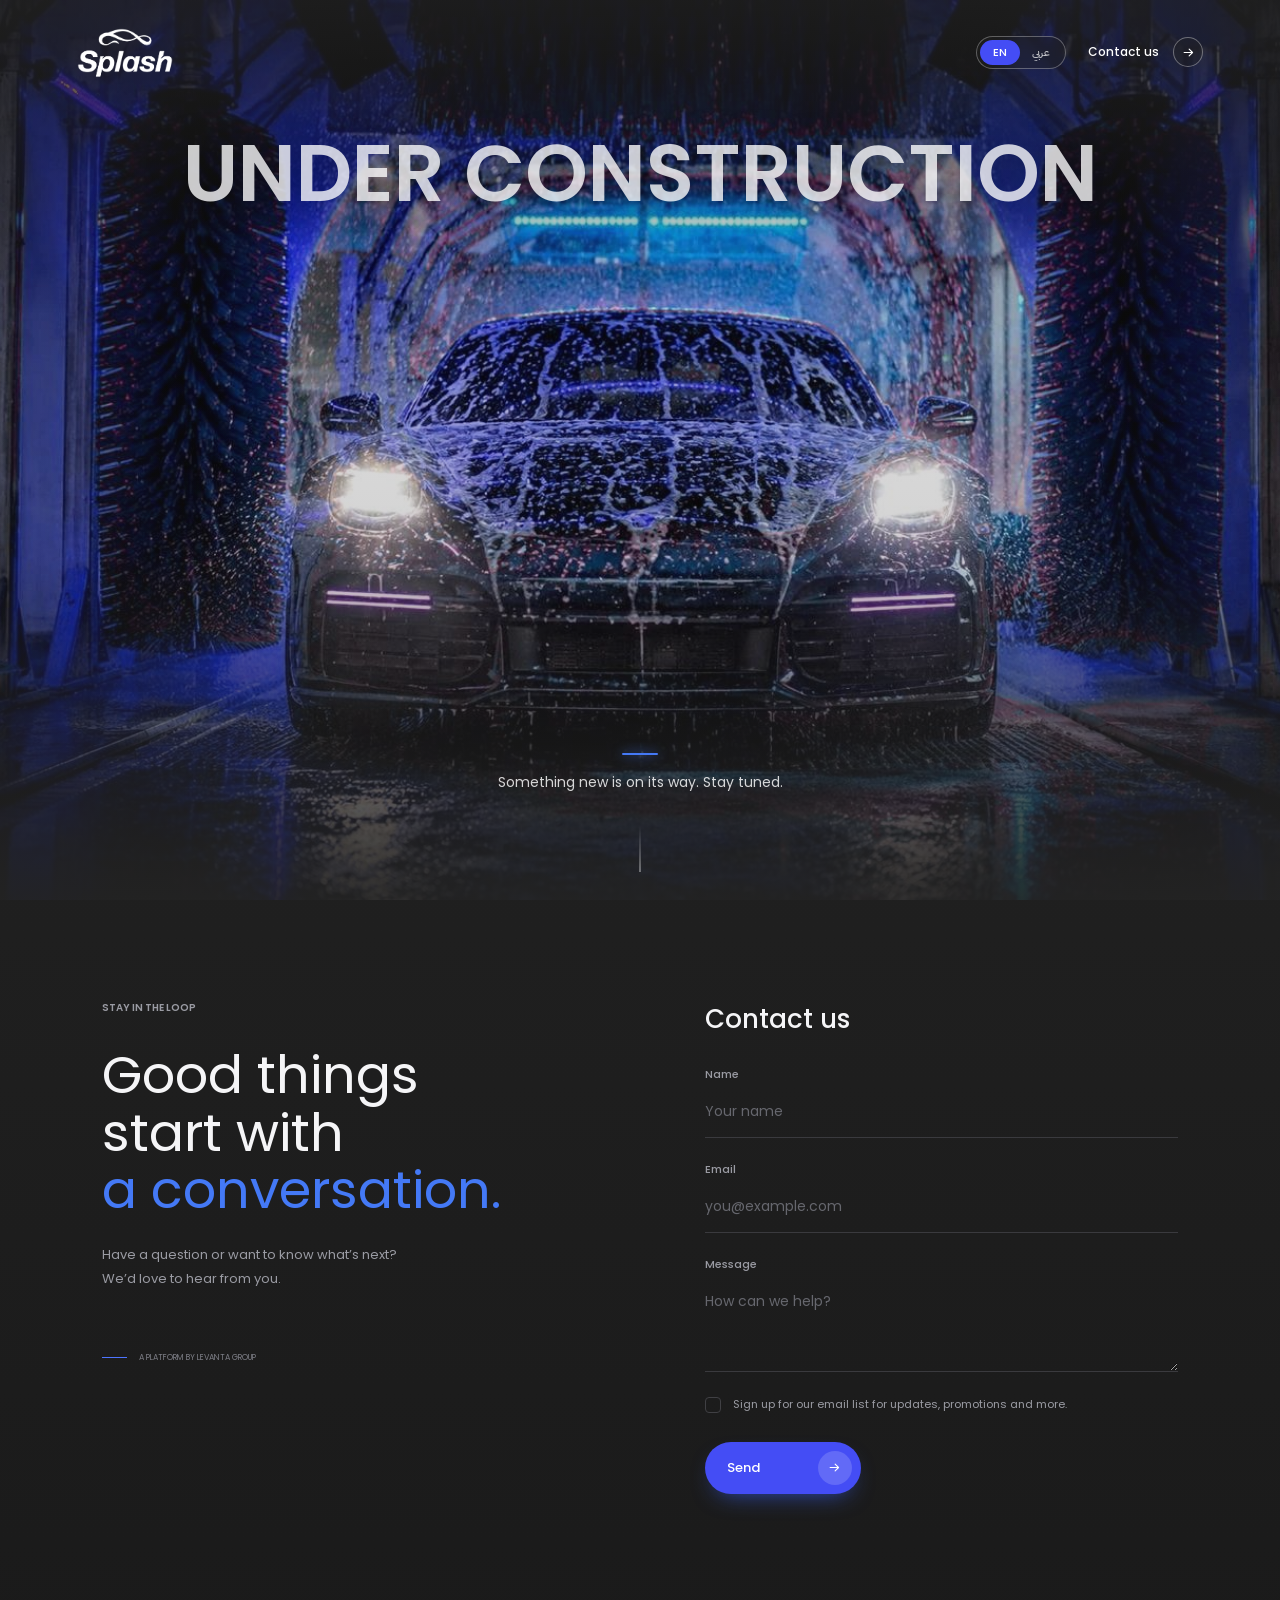
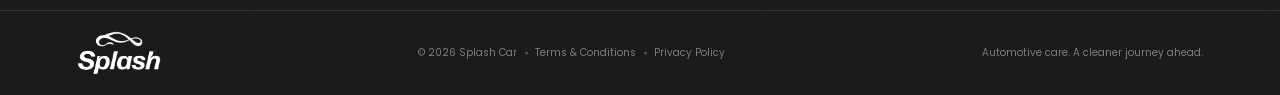
<file: index.html>
<!doctype html>
<html lang="en" data-theme="dark">
<head>
  <meta charset="utf-8" />
  <meta name="viewport" content="width=device-width, initial-scale=1" />
  <title>Splash Car — A fresh start</title>
  <meta name="description" content="Splash Car — automotive care. A cleaner journey ahead." />
  <link rel="icon" href="favicon.svg" type="image/svg+xml" />
  <link rel="preconnect" href="https://fonts.googleapis.com" />
  <link rel="preconnect" href="https://fonts.gstatic.com" crossorigin />
  <link rel="stylesheet" href="https://fonts.googleapis.com/css2?family=Poppins:wght@400;500;600;700&family=IBM+Plex+Sans+Arabic:wght@400;500;600&display=swap" />
  <link rel="preload" as="image" href="assets/hero-wash.jpg" />
  <link rel="stylesheet" href="styles.css?v=30" />
  <script>
    // Before first paint: design direction (?direction=dark|light) and the visitor's saved language
    (function () {
      var root = document.documentElement;
      var d = new URLSearchParams(location.search).get('direction');
      if (d === 'dark' || d === 'light') root.dataset.theme = d;
      try { if (localStorage.getItem('splash-lang') === 'ar') { root.lang = 'ar'; root.dir = 'rtl'; } } catch (e) {}
    })();
  </script>
</head>
<body>
  <main>
    <section class="hero">
      <img class="hero-media" src="assets/hero-wash.jpg" alt="" aria-hidden="true" />
      <header class="site-header">
        <a href="#" class="logo" aria-label="Splash Car home" data-i18n-aria="home">
          <img class="logo-on-light" src="assets/splash-logo.png" alt="Splash" />
          <img class="logo-on-dark" src="assets/splash-logo-white.png" alt="Splash" />
        </a>
        <div class="header-actions">
          <div class="lang-switch" role="group" aria-label="Language">
            <button type="button" lang="en" data-lang="en" aria-pressed="true">EN</button>
            <button type="button" lang="ar" data-lang="ar" aria-pressed="false">عربي</button>
          </div>
          <a class="header-contact" href="#contact">
            <span class="contact-label" data-i18n="contact">Contact us</span>
            <span class="arrow-chip" aria-hidden="true">
              <svg viewBox="0 0 24 24"><path d="M5 12h13M13 6.5 18.5 12 13 17.5" /></svg>
              <svg viewBox="0 0 24 24"><path d="M5 12h13M13 6.5 18.5 12 13 17.5" /></svg>
            </span>
          </a>
        </div>
      </header>
      <div class="hero-copy hero-copy--top">
        <h1 id="hero-title" data-i18n-html="title">Under <span>Construction</span></h1>
      </div>
      <div class="hero-copy hero-copy--bottom">
        <p class="hero-sub" data-i18n="sub">Something new is on its way. Stay tuned.</p>
      </div>
      <a class="scroll-cue" href="#contact" aria-label="Scroll to contact" data-i18n-aria="scroll"></a>
    </section>

    <section class="contact" id="contact">
      <div class="contact-copy">
        <p class="eyebrow" data-i18n="eyebrow">Stay in the loop</p>
        <h2 data-i18n-html="heading">Good things<br />start with<br /><span>a conversation.</span></h2>
        <p data-i18n-html="intro">Have a question or want to know what’s next?<br class="desktop" /> We’d love to hear from you.</p>
        <div class="brand-note"><span class="small-line"></span> <span data-i18n="platform">A platform by Levanta Group</span></div>
      </div>

      <form class="contact-form" novalidate>
        <h3 data-i18n="contact">Contact us</h3>
        <div class="field">
          <label for="name" data-i18n="name">Name</label>
          <input id="name" name="name" autocomplete="name" placeholder="Your name" data-i18n-ph="namePh" required maxlength="100" />
        </div>
        <div class="field">
          <label for="email" data-i18n="email">Email</label>
          <input id="email" name="email" type="email" autocomplete="email" placeholder="you@example.com" required maxlength="254" />
        </div>
        <div class="field">
          <label for="message" data-i18n="message">Message</label>
          <textarea id="message" name="message" placeholder="How can we help?" data-i18n-ph="messagePh" rows="3" required maxlength="5000"></textarea>
        </div>
        <label class="checkbox">
          <input type="checkbox" name="emailOptIn" />
          <span data-i18n="optin">Sign up for our email list for updates, promotions and more.</span>
        </label>
        <div class="honeypot" aria-hidden="true"><label>Leave empty<input tabindex="-1" autocomplete="off" name="website" /></label></div>
        <button class="send" type="submit">
          <span class="send-label" data-i18n="send">Send</span>
          <span class="arrow-chip" aria-hidden="true">
            <svg viewBox="0 0 24 24"><path d="M5 12h13M13 6.5 18.5 12 13 17.5" /></svg>
            <svg viewBox="0 0 24 24"><path d="M5 12h13M13 6.5 18.5 12 13 17.5" /></svg>
          </span>
        </button>
        <div class="form-status" role="status"></div>
      </form>
    </section>

    <footer class="site-footer">
      <a href="#" class="logo" aria-label="Splash Car home">
        <img class="logo-on-light" src="assets/splash-logo.png" alt="Splash" />
        <img class="logo-on-dark" src="assets/splash-logo-white.png" alt="Splash" />
      </a>
      <div class="legal">
        <p>© 2026 Splash Car</p>
        <nav aria-label="Legal">
          <a href="terms.html" data-i18n="terms">Terms &amp; Conditions</a>
          <a href="privacy.html" data-i18n="privacy">Privacy Policy</a>
        </nav>
      </div>
      <span class="tagline" data-i18n="tagline">Automotive care. A cleaner journey ahead.</span>
    </footer>
  </main>

  <!-- Review panel: only shown with ?review in the URL. Remove before launch if not needed. -->
  <div class="review" hidden>
    <p class="review-title">Review</p>
    <div class="review-row" role="group" aria-label="Direction">
      <button type="button" data-direction="light">Light</button>
      <button type="button" data-direction="dark">Dark grey</button>
    </div>
    <label class="review-row">
      <span class="sr-only">Title wording</span>
      <select class="review-title-select">
        <option value="Under <span>Construction</span>">Under Construction</option>
        <option value="A new era of <span>car care</span>">A new era of car care</option>
        <option value="Driving into <span>a new era</span>">Driving into a new era</option>
        <option value="The future of clean <span>is arriving</span>">The future of clean is arriving</option>
        <option value="Something brilliant <span>is on its way</span>">Something brilliant is on its way</option>
      </select>
    </label>
  </div>

  <script src="main.js?v=30"></script>
</body>
</html>
</file>
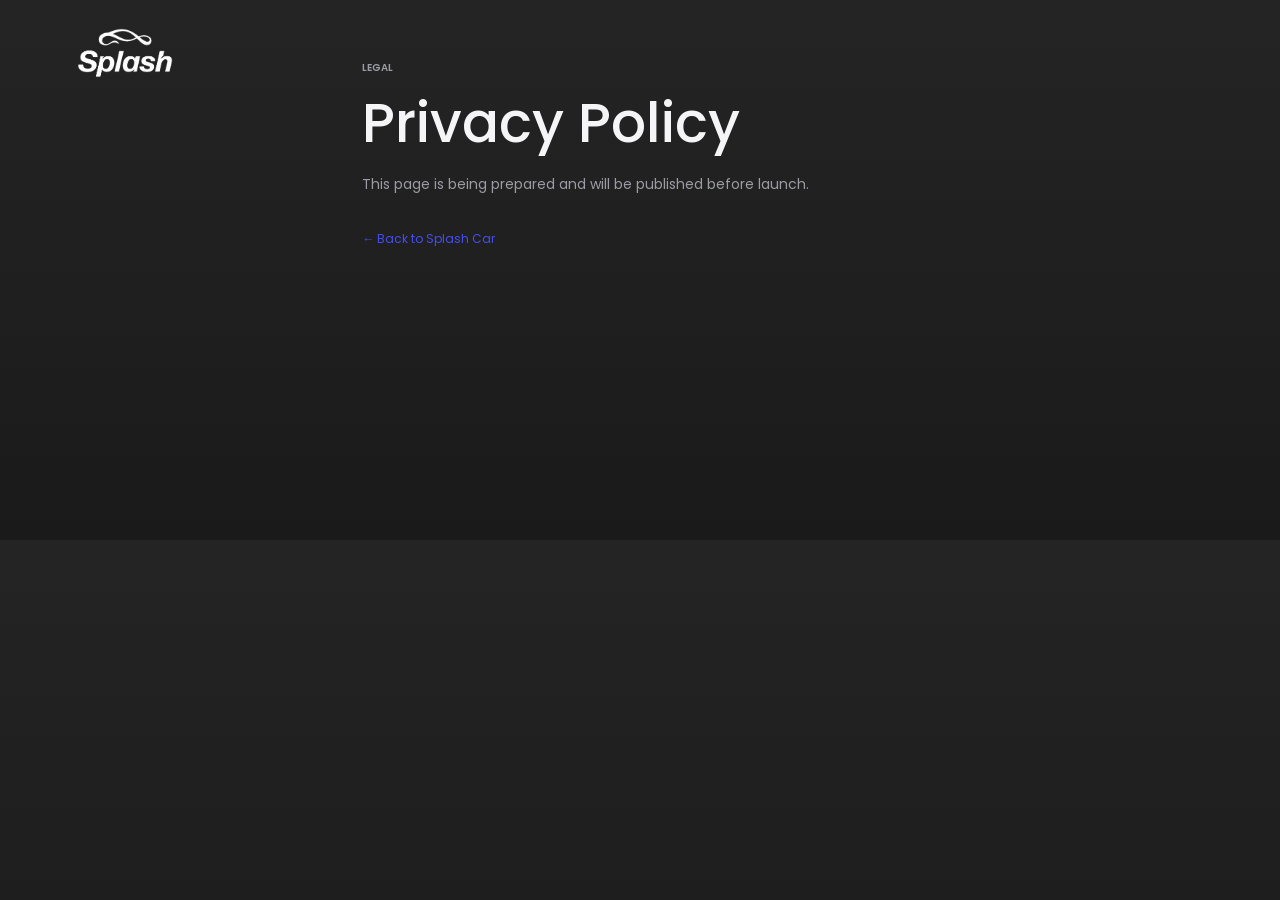
<file: privacy.html>
<!doctype html>
<html lang="en" data-theme="dark">
<head>
  <meta charset="utf-8" />
  <meta name="viewport" content="width=device-width, initial-scale=1" />
  <title>Privacy Policy — Splash Car</title>
  <link rel="icon" href="favicon.svg" type="image/svg+xml" />
  <link rel="stylesheet" href="https://fonts.googleapis.com/css2?family=Poppins:wght@400;500;600;700&display=swap" />
  <link rel="stylesheet" href="styles.css?v=30" />
  <script>
    (function () {
      var d = new URLSearchParams(location.search).get('direction');
      if (d === 'dark' || d === 'light') document.documentElement.dataset.theme = d;
    })();
  </script>
</head>
<body>
  <header class="site-header">
    <a href="index.html" class="logo" aria-label="Splash Car home">
      <img class="logo-on-light" src="assets/splash-logo.png" alt="Splash" />
      <img class="logo-on-dark" src="assets/splash-logo-white.png" alt="Splash" />
    </a>
  </header>
  <main class="legal-page">
    <p class="eyebrow">Legal</p>
    <h1>Privacy Policy</h1>
    <p>This page is being prepared and will be published before launch.</p>
    <a class="back" href="index.html">← Back to Splash Car</a>
  </main>
</body>
</html>
</file>
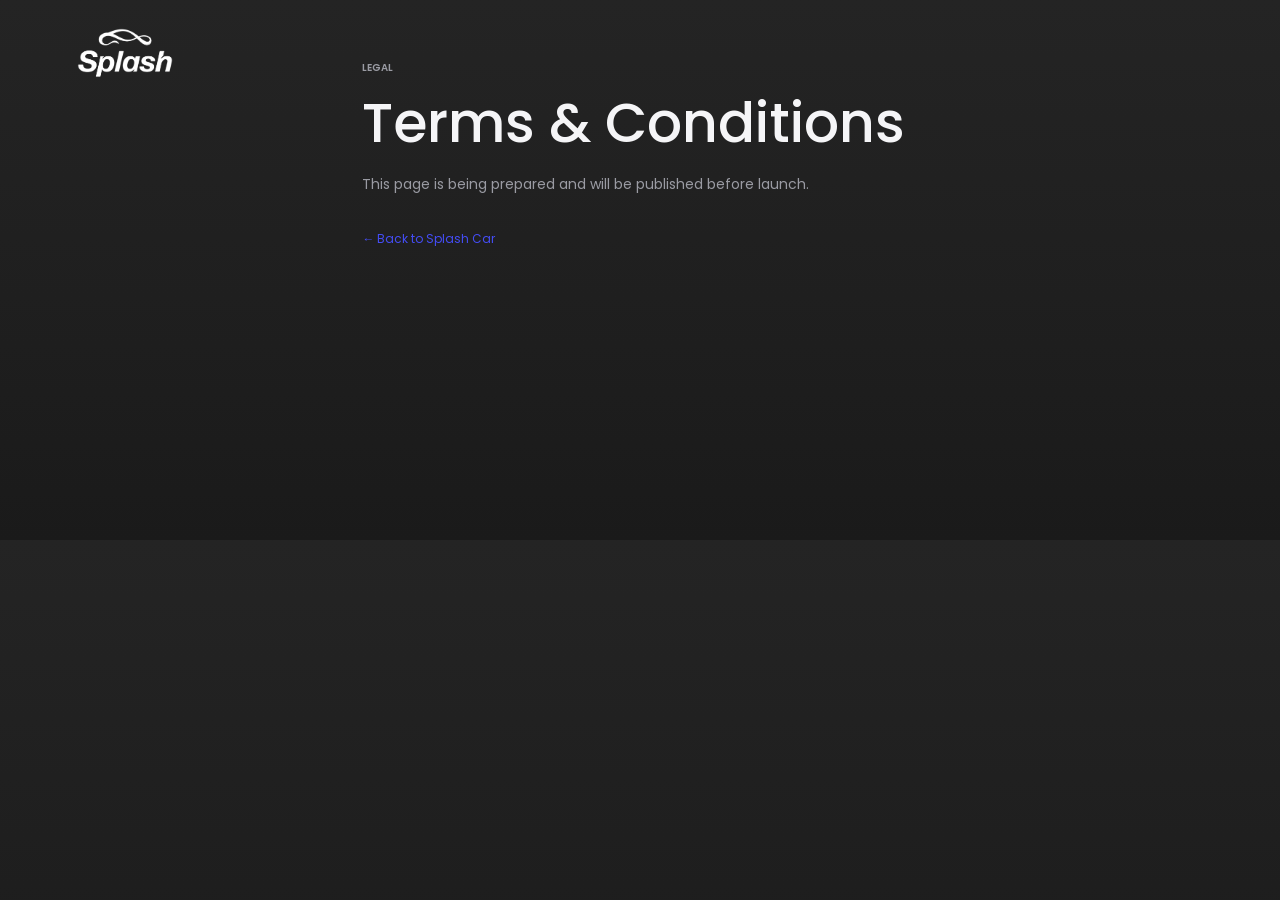
<file: terms.html>
<!doctype html>
<html lang="en" data-theme="dark">
<head>
  <meta charset="utf-8" />
  <meta name="viewport" content="width=device-width, initial-scale=1" />
  <title>Terms &amp; Conditions — Splash Car</title>
  <link rel="icon" href="favicon.svg" type="image/svg+xml" />
  <link rel="stylesheet" href="https://fonts.googleapis.com/css2?family=Poppins:wght@400;500;600;700&display=swap" />
  <link rel="stylesheet" href="styles.css?v=30" />
  <script>
    (function () {
      var d = new URLSearchParams(location.search).get('direction');
      if (d === 'dark' || d === 'light') document.documentElement.dataset.theme = d;
    })();
  </script>
</head>
<body>
  <header class="site-header">
    <a href="index.html" class="logo" aria-label="Splash Car home">
      <img class="logo-on-light" src="assets/splash-logo.png" alt="Splash" />
      <img class="logo-on-dark" src="assets/splash-logo-white.png" alt="Splash" />
    </a>
  </header>
  <main class="legal-page">
    <p class="eyebrow">Legal</p>
    <h1>Terms &amp; Conditions</h1>
    <p>This page is being prepared and will be published before launch.</p>
    <a class="back" href="index.html">← Back to Splash Car</a>
  </main>
</body>
</html>
</file>
<file: styles.css>
/* ---------- Tokens ---------- */
/* Brand palette: Neon Blue #444DF5, Neon Glow #4479F6, Rubber Black #242424 */
:root {
  --blue: #444df5;          /* Neon Blue */
  --blue-hover: #333bd8;
  --blue-soft: #4479f6;     /* Neon Glow */
  --rubber: #242424;        /* Rubber Black */

  --bg: linear-gradient(#fff 0% 27%, #f5f6ff 48%, #eef1ff 62%, #f6f7ff 78%, #fff 100%);
  --text: #242424;
  --ink: #242424;
  --muted: #6e7180;
  --faint: #8c8f9c;
  --line: #e0e1e8;
  --field-line: #d9dae3;
  --placeholder: #a5a7b2;
  --chip-bg: #fff;
  --chip-line: #d3d5df;
}

:root[data-theme="dark"] {
  --bg: linear-gradient(180deg, #242424 0%, #1f1f1f 55%, #1a1a1a 100%);
  --text: #e9e9ec;
  --ink: #f5f5f7;
  --muted: #9a9ba3;
  --faint: #7c7d85;
  --line: #333336;
  --field-line: #3a3a3e;
  --placeholder: #66676e;
  --chip-bg: #2c2c2e;
  --chip-line: #404044;
}

/* ---------- Base ---------- */
* { box-sizing: border-box; }
html { scroll-behavior: smooth; }
body {
  margin: 0;
  color: var(--text);
  background: var(--bg);
  background-color: #fff;
  font-family: "Poppins", Arial, sans-serif;
  -webkit-font-smoothing: antialiased;
  transition: color .3s;
}
:root[data-theme="dark"] body { background-color: var(--rubber); }
a { color: inherit; text-decoration: none; }
button, input, textarea, select { font: inherit; }
button { cursor: pointer; }
button:disabled { cursor: wait; }
h1, h2, h3, p { margin: 0; }
:is(a, button, input, textarea, select):focus-visible { outline: 2px solid var(--blue-soft); outline-offset: 6px; }
.sr-only { position: absolute; width: 1px; height: 1px; overflow: hidden; clip: rect(0 0 0 0); white-space: nowrap; }

/* ---------- Logo (swaps per direction, colours untouched) ---------- */
.logo { position: relative; display: block; flex: none; width: 96px; height: 50px; }
.logo img { position: absolute; inset: 0; width: 100%; height: 100%; object-fit: contain; }
.logo-on-dark { opacity: 0; }
:root[data-theme="dark"] .logo-on-light { opacity: 0; }
:root[data-theme="dark"] .logo-on-dark { opacity: 1; }

/* ---------- Modern arrow chip ---------- */
.arrow-chip {
  position: relative;
  display: inline-grid;
  place-items: center;
  flex: none;
  width: 30px;
  height: 30px;
  border-radius: 999px;
  overflow: hidden;
}
.arrow-chip svg {
  grid-area: 1 / 1;
  width: 15px;
  height: 15px;
  fill: none;
  stroke: currentColor;
  stroke-width: 1.7;
  stroke-linecap: round;
  stroke-linejoin: round;
  transition: transform .45s cubic-bezier(.7, 0, .2, 1);
}
.arrow-chip svg + svg { transform: translateX(-200%); }
:is(a, button):hover .arrow-chip svg:first-child,
:is(a, button):focus-visible .arrow-chip svg:first-child { transform: translateX(200%); }
:is(a, button):hover .arrow-chip svg + svg,
:is(a, button):focus-visible .arrow-chip svg + svg { transform: translateX(0); }

/* ---------- Header (laid over the hero photo) ---------- */
.site-header {
  position: absolute;
  z-index: 3;
  inset: 0 0 auto;
  display: flex;
  align-items: center;
  justify-content: space-between;
  max-width: 1700px;
  height: 105px;
  margin: auto;
  padding: 0 6%;
  color: #fff;
}
.site-header .logo-on-light { opacity: 0; }
.site-header .logo-on-dark { opacity: 1; }
.header-actions { display: flex; align-items: center; gap: 22px; }
.header-contact {
  display: flex;
  align-items: center;
  gap: 14px;
  font-size: 12px;
  font-weight: 500;
  letter-spacing: 0;
}
.header-contact .arrow-chip { border: 1px solid rgba(255, 255, 255, .35); background: rgba(36, 36, 36, .35); transition: border-color .25s, color .25s, background .25s; }
.header-contact:hover .arrow-chip { border-color: var(--blue); background: var(--blue); color: #fff; }

/* English / Arabic switch */
.lang-switch {
  display: flex;
  padding: 3px;
  border: 1px solid rgba(255, 255, 255, .3);
  border-radius: 999px;
  background: rgba(36, 36, 36, .35);
  -webkit-backdrop-filter: blur(6px);
          backdrop-filter: blur(6px);
}
.lang-switch button {
  min-width: 40px;
  padding: 5px 12px;
  border: 0;
  border-radius: 999px;
  background: transparent;
  color: rgba(255, 255, 255, .75);
  font-size: 11px;
  font-weight: 500;
  line-height: 1.4;
  transition: background .2s, color .2s;
}
.lang-switch button[lang="ar"] { font-family: "IBM Plex Sans Arabic", "Poppins", sans-serif; }
.lang-switch button:hover { color: #fff; }
.lang-switch button[aria-pressed="true"] { background: var(--blue); color: #fff; }

/* ---------- Hero ---------- */
.hero {
  position: relative;
  display: flex;
  flex-direction: column;
  justify-content: space-between;
  align-items: center;
  min-height: 100vh;
  min-height: 100svh;
  padding: 118px 6% 96px;
  overflow: hidden;
  color: #fff;
  background-color: var(--rubber);
}
.hero-media {
  position: absolute;
  inset: 0;
  width: 100%;
  height: 100%;
  object-fit: cover;
  object-position: center 58%;
}
.hero::after { /* Rubber Black shade so the title reads, deepest at top and bottom */
  content: "";
  position: absolute;
  inset: 0;
  background:
    linear-gradient(180deg, rgba(36, 36, 36, .7) 0%, rgba(36, 36, 36, .15) 30%, rgba(36, 36, 36, .2) 62%, rgba(36, 36, 36, .92) 100%),
    radial-gradient(ellipse at center, rgba(36, 36, 36, 0) 40%, rgba(36, 36, 36, .45) 100%);
}
.hero-copy { position: relative; z-index: 2; max-width: 1100px; text-align: center; }
/* title sits above the car, the line below it; the car stays clear in between */
.hero-copy--top { margin-top: 2vh; }
.hero-copy--bottom { margin-bottom: 1vh; }
h1 {
  font-size: clamp(34px, 4.3vw, 62px);
  font-weight: 500;
  line-height: 1.06;
  letter-spacing: 0;
  color: var(--ink);
  text-wrap: balance;
}
/* Quiet, large title over the photo: soft white letters the scene shows through */
.hero h1 {
  font-size: clamp(36px, 6.2vw, 92px);
  font-weight: 600;
  line-height: .95;
  text-transform: uppercase;
  color: rgba(255, 255, 255, .78);
  text-shadow: 0 6px 40px rgba(0, 0, 0, .35);
}
.hero h1 > span { color: inherit; }
.hero-sub {
  margin-top: 22px;
  font-size: 14px;
  line-height: 1.7;
  color: rgba(255, 255, 255, .82);
}
.hero-sub::before { /* small Neon Glow rule above the line */
  content: "";
  display: block;
  width: 36px;
  height: 2px;
  margin: 0 auto 16px;
  border-radius: 2px;
  background: var(--blue-soft);
  box-shadow: 0 0 12px var(--blue-soft);
}
.scroll-cue {
  position: absolute;
  z-index: 2;
  left: 50%;
  bottom: 28px;
  width: 1px;
  height: 46px;
  background: linear-gradient(rgba(255, 255, 255, 0), rgba(255, 255, 255, .7));
  transform: translateX(-50%);
  animation: cue 2.2s ease-in-out infinite;
}
@keyframes cue {
  0%, 100% { opacity: .35; transform: translate(-50%, -6px); }
  50% { opacity: 1; transform: translate(-50%, 0); }
}
.eyebrow {
  display: flex;
  align-items: center;
  gap: 10px;
  font-size: 10px;
  font-weight: 600;
  letter-spacing: 0;
  text-transform: uppercase;
}

/* ---------- Contact ---------- */
.contact {
  display: grid;
  grid-template-columns: 1fr 1fr;
  gap: 12%;
  max-width: 1500px;
  margin: auto;
  padding: 100px 8% 80px;
}
.contact .eyebrow { margin-bottom: 30px; color: var(--muted); }
.contact h2 { font-size: clamp(40px, 4.1vw, 60px); font-weight: 400; line-height: 1.1; letter-spacing: 0; color: var(--ink); }
.contact h2 span { color: var(--blue); }
:root[data-theme="dark"] .contact h2 span { color: var(--blue-soft); }
.contact-copy > p:not(.eyebrow) { margin-top: 24px; font-size: 13px; line-height: 1.8; color: var(--muted); }
.brand-note { display: flex; align-items: center; gap: 12px; margin-top: 62px; font-size: 8px; letter-spacing: 0; text-transform: uppercase; color: var(--faint); }
.small-line { display: block; width: 25px; height: 1px; background: #4e75ff; }

.contact-form h3 { margin-bottom: 27px; font-size: 26px; font-weight: 500; letter-spacing: 0; color: var(--ink); }
.field { margin-bottom: 23px; }
.field label { display: block; margin-bottom: 9px; font-size: 11px; font-weight: 500; color: var(--muted); }
.field input, .field textarea {
  display: block;
  width: 100%;
  padding: 9px 0 15px;
  border: 0;
  border-bottom: 1px solid var(--field-line);
  border-radius: 0;
  background: transparent;
  color: var(--text);
  font-size: 14px;
  line-height: 1.5;
  transition: border-color .2s;
}
.field textarea { min-height: 90px; resize: vertical; }
.field input::placeholder, .field textarea::placeholder { color: var(--placeholder); }
.field input:focus, .field textarea:focus { outline: none; border-color: var(--blue); }
.checkbox { display: flex; align-items: flex-start; gap: 12px; margin-top: 7px; font-size: 11px; line-height: 1.7; color: var(--muted); cursor: pointer; }
.checkbox input {
  position: relative;
  flex-shrink: 0;
  width: 16px;
  height: 16px;
  margin: 2px 0 0;
  border: 1px solid var(--chip-line);
  border-radius: 4px;
  -webkit-appearance: none;
          appearance: none;
  cursor: pointer;
}
.checkbox input:checked { background: var(--blue); border-color: var(--blue); }
.checkbox input:checked::after {
  content: "";
  position: absolute;
  left: 5px;
  top: 2px;
  width: 4px;
  height: 8px;
  border: solid #fff;
  border-width: 0 1.6px 1.6px 0;
  transform: rotate(45deg);
}
.send {
  display: flex;
  align-items: center;
  justify-content: space-between;
  gap: 40px;
  min-width: 156px;
  margin-top: 28px;
  padding: 9px 9px 9px 22px;
  border: 0;
  border-radius: 999px;
  background: var(--blue);
  color: #fff;
  font-size: 13px;
  font-weight: 500;
  box-shadow: 0 10px 24px -12px rgba(55, 97, 250, .8);
  transition: background .2s, box-shadow .2s;
}
.send .arrow-chip { width: 34px; height: 34px; background: rgba(255, 255, 255, .16); }
.send:hover { background: var(--blue-hover); box-shadow: 0 14px 30px -12px rgba(55, 97, 250, .9); }
.send:disabled { opacity: .65; }
.form-status { display: flex; align-items: center; gap: 7px; min-height: 20px; margin-top: 16px; font-size: 11px; line-height: 1.6; color: #35634a; }
:root[data-theme="dark"] .form-status { color: #6fc596; }
.form-status.error { color: #d05252; }
.honeypot { position: absolute; width: 1px; height: 1px; overflow: hidden; clip: rect(0 0 0 0); white-space: nowrap; opacity: 0; } /* hidden in both reading directions */

/* ---------- Footer ---------- */
.site-footer {
  display: flex;
  align-items: center;
  justify-content: space-between;
  gap: 20px;
  padding: 20px 6%;
  border-top: 1px solid var(--line);
}
.site-footer .logo { width: 84px; height: 44px; }
.legal { display: flex; align-items: center; gap: 18px; font-size: 10px; color: var(--faint); }
.legal nav { display: flex; gap: 18px; }
.legal nav a { position: relative; transition: color .2s; }
.legal nav a::before { content: ""; position: absolute; inset-inline-start: -10px; top: 50%; width: 3px; height: 3px; border-radius: 50%; background: currentColor; opacity: .6; transform: translateY(-50%); }
.legal nav a:hover { color: var(--blue); }
.tagline { font-size: 10px; letter-spacing: 0; color: var(--faint); }

/* ---------- Review panel ---------- */
.review {
  position: fixed;
  z-index: 50;
  left: 16px;
  bottom: 16px;
  display: grid;
  gap: 8px;
  padding: 12px;
  border: 1px solid var(--chip-line);
  border-radius: 12px;
  background: var(--chip-bg);
  box-shadow: 0 12px 30px -16px rgba(0, 0, 0, .4);
  font-size: 12px;
}
.review[hidden] { display: none; }
.review-title { font-size: 9px; font-weight: 600; letter-spacing: 0; text-transform: uppercase; color: var(--muted); }
.review-row { display: flex; gap: 6px; }
.review button, .review select {
  padding: 7px 10px;
  border: 1px solid var(--chip-line);
  border-radius: 8px;
  background: transparent;
  color: var(--text);
}
.review select { width: 100%; background: var(--chip-bg); }
.review button[aria-pressed="true"] { border-color: var(--blue); background: var(--blue); color: #fff; }

/* ---------- Responsive ---------- */
@media (max-width: 900px) {
  .site-header { height: 95px; }
  .contact { gap: 8%; padding: 70px 7%; }
  .contact h2 { font-size: 44px; }
  .site-footer { flex-wrap: wrap; }
}
@media (max-width: 600px) {
  .site-header { height: 88px; }
  .logo { width: 82px; height: 43px; }
  .header-contact { gap: 10px; font-size: 11px; }
  .header-contact .arrow-chip { width: 28px; height: 28px; }
  .header-actions { gap: 12px; }
  .header-contact .contact-label { display: none; }
  .lang-switch button { min-width: 34px; padding: 4px 9px; }
  .hero { padding: 110px 7% 80px; }
  .hero-media { object-position: 50% 50%; }
  .hero-sub { font-size: 13px; }
  .contact { grid-template-columns: 1fr; gap: 40px; padding: 58px 7% 40px; }
  .contact h2 { font-size: 40px; letter-spacing: 0; }
  .contact-copy > p:not(.eyebrow) { font-size: 12px; }
  .brand-note { margin-top: 26px; }
  .field input, .field textarea { font-size: 16px; }
  .send { width: 100%; }
  .site-footer { flex-direction: column; align-items: flex-start; gap: 8px; padding: 14px 7% 24px; }
  .legal { flex-wrap: wrap; gap: 6px 18px; }
  .desktop { display: none; }
}
@media (prefers-reduced-motion: reduce) {
  html { scroll-behavior: auto; }
  *, ::before, ::after { transition: none !important; animation: none !important; }
}

/* ---------- Legal placeholder pages ---------- */
.legal-page { max-width: 760px; min-height: 60vh; margin: auto; padding: 60px 8% 100px; }
.legal-page .eyebrow { margin-bottom: 18px; color: var(--muted); }
.legal-page h1 { margin-bottom: 20px; }
.legal-page p:not(.eyebrow) { font-size: 14px; line-height: 1.8; color: var(--muted); }
.legal-page .back { display: inline-block; margin-top: 32px; font-size: 12px; color: var(--blue); }

/* ---------- Arabic / right-to-left ---------- */
:root[lang="ar"] body { font-family: "IBM Plex Sans Arabic", "Poppins", Arial, sans-serif; }
:root[lang="ar"] .hero h1 { line-height: 1.15; text-transform: none; }
[dir="rtl"] .arrow-chip { transform: scaleX(-1); }   /* arrows point the reading way */
</file>
